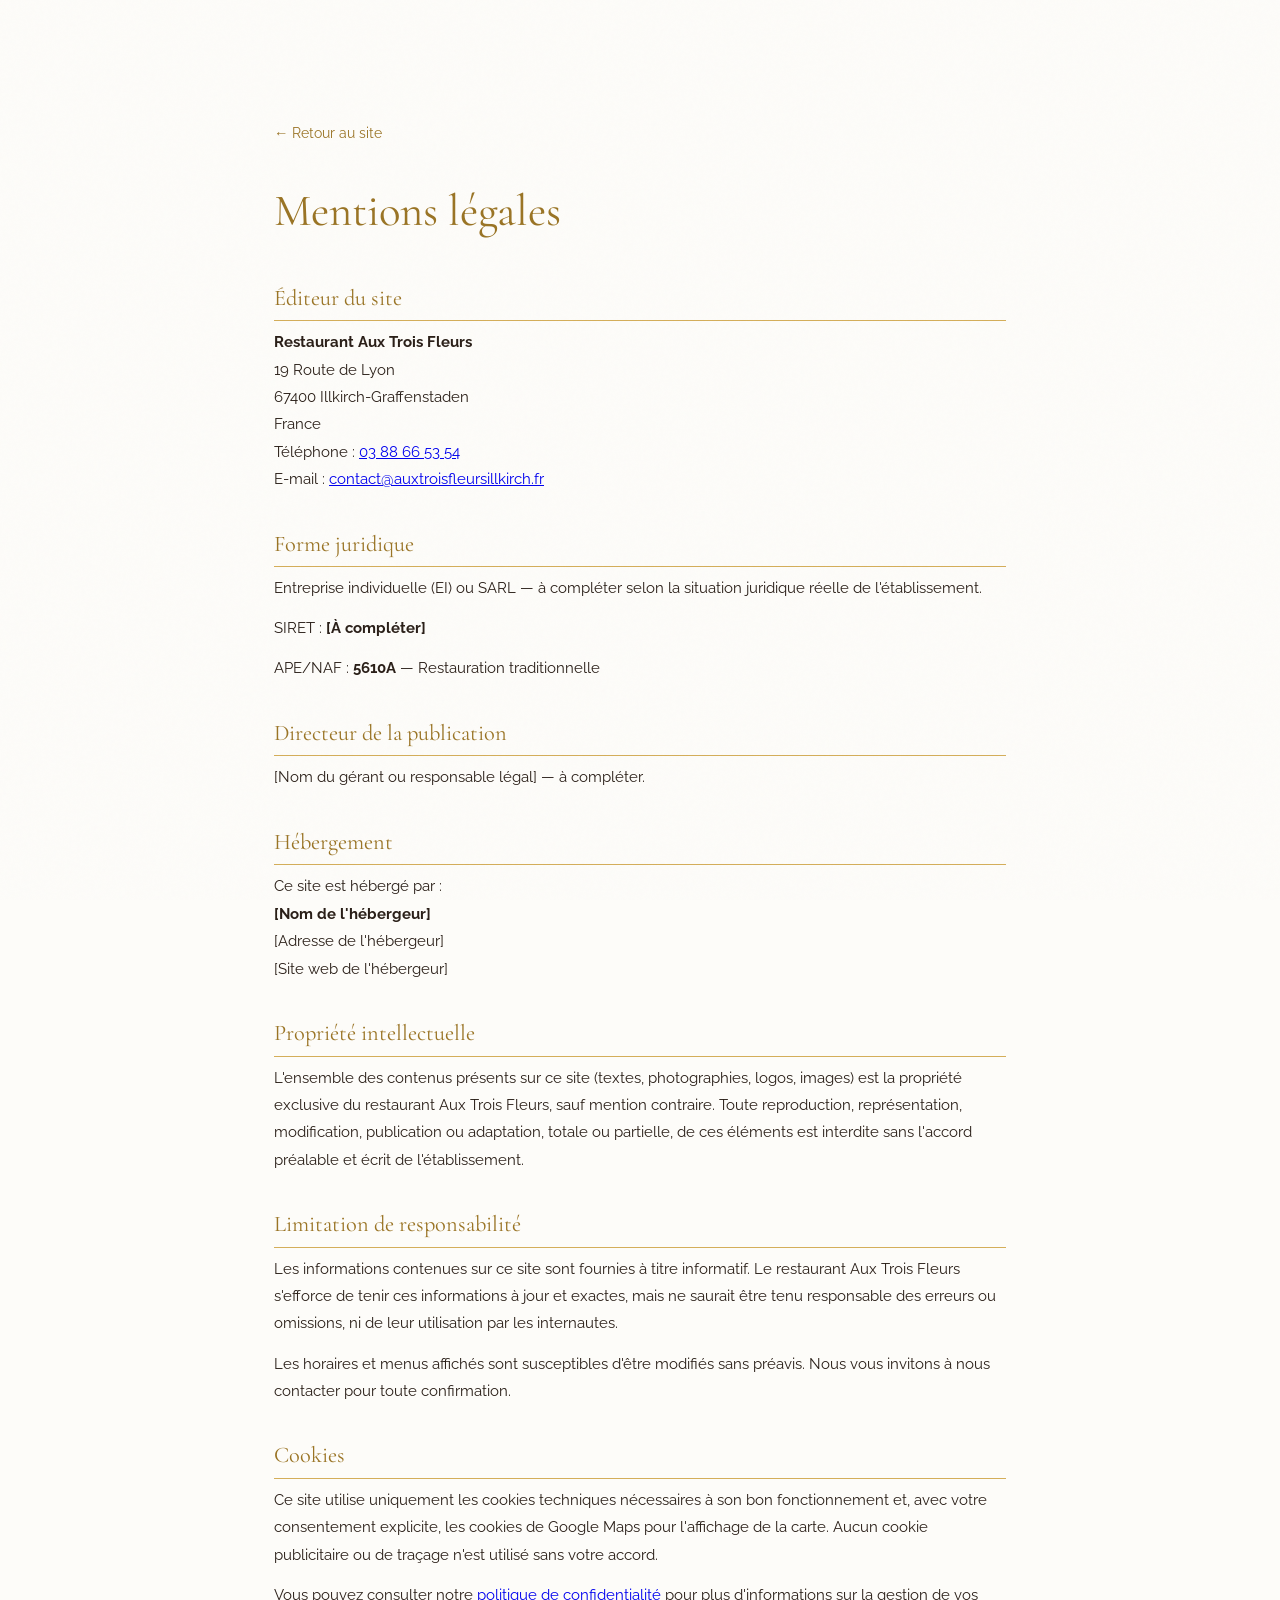
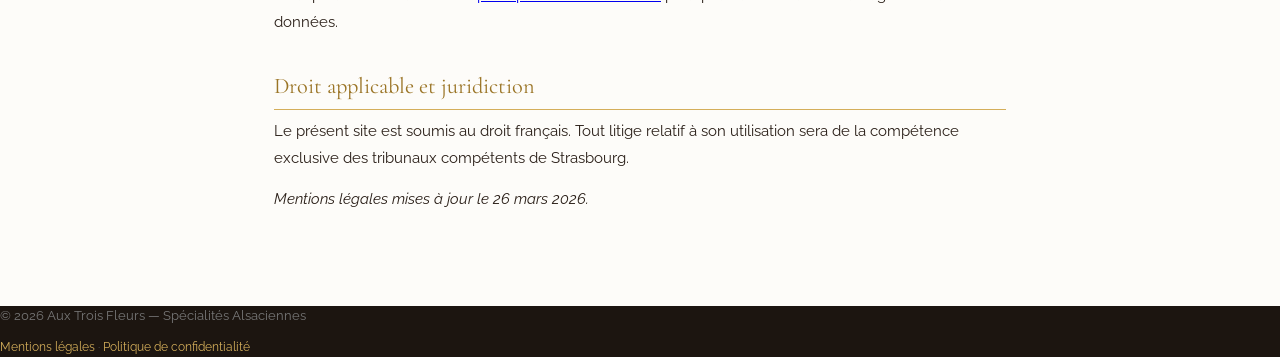
<file: mentions-legales.html>
<!DOCTYPE html>
<html lang="fr">
<head>
  <meta charset="UTF-8">
  <meta name="viewport" content="width=device-width, initial-scale=1.0">
  <title>Mentions légales — Aux Trois Fleurs</title>
  <meta name="description" content="Mentions légales du restaurant Aux Trois Fleurs à Illkirch-Graffenstaden.">
  <meta name="robots" content="noindex, follow">
  <link rel="preconnect" href="https://fonts.googleapis.com">
  <link rel="preconnect" href="https://fonts.gstatic.com" crossorigin>
  <link href="https://fonts.googleapis.com/css2?family=Cormorant+Garamond:ital,wght@0,400;0,600;1,400&family=Raleway:wght@400;500;600&display=swap" rel="stylesheet">
  <link rel="stylesheet" href="assets/css/main.css">
  <link rel="icon" href="assets/images/logo.webp" type="image/webp">
  <style>
    .legal-page { max-width: 780px; margin: 0 auto; padding: 120px 24px 80px; }
    .legal-page h1 { font-family: 'Cormorant Garamond', serif; font-size: clamp(1.8rem, 4vw, 2.8rem); color: var(--gold-dark); margin-bottom: 2rem; }
    .legal-page h2 { font-family: 'Cormorant Garamond', serif; font-size: 1.4rem; color: var(--gold-dark); margin: 2rem 0 0.5rem; border-bottom: 1px solid var(--gold-light); padding-bottom: 0.3rem; }
    .legal-page p, .legal-page address { font-family: 'Raleway', sans-serif; font-size: 0.95rem; line-height: 1.8; color: var(--text-dark); font-style: normal; margin-bottom: 0.8rem; }
    .legal-back { display: inline-block; margin-bottom: 2rem; font-family: 'Raleway', sans-serif; color: var(--gold-dark); text-decoration: none; font-size: 0.9rem; }
    .legal-back:hover { text-decoration: underline; }
  </style>
</head>
<body>
  <a href="#main-content" class="skip-link">Aller au contenu</a>

  <nav id="navbar" aria-label="Navigation principale">
    <div class="nav-inner">
      <a href="index.html" class="nav-logo" aria-label="Aux Trois Fleurs — accueil">
        <img src="assets/images/logo.webp" alt="Logo Aux Trois Fleurs" width="44" height="35" loading="eager">
      </a>
    </div>
  </nav>

  <main id="main-content">
    <div class="legal-page">
      <a href="index.html" class="legal-back">← Retour au site</a>

      <h1>Mentions légales</h1>

      <h2>Éditeur du site</h2>
      <address>
        <strong>Restaurant Aux Trois Fleurs</strong><br>
        19 Route de Lyon<br>
        67400 Illkirch-Graffenstaden<br>
        France<br>
        Téléphone : <a href="tel:0388665354">03 88 66 53 54</a><br>
        E-mail : <a href="mailto:contact@auxtroisfleursillkirch.fr">contact@auxtroisfleursillkirch.fr</a>
      </address>

      <h2>Forme juridique</h2>
      <p>Entreprise individuelle (EI) ou SARL — à compléter selon la situation juridique réelle de l'établissement.</p>
      <p>SIRET : <strong>[À compléter]</strong></p>
      <p>APE/NAF : <strong>5610A</strong> — Restauration traditionnelle</p>

      <h2>Directeur de la publication</h2>
      <p>[Nom du gérant ou responsable légal] — à compléter.</p>

      <h2>Hébergement</h2>
      <p>Ce site est hébergé par :<br>
        <strong>[Nom de l'hébergeur]</strong><br>
        [Adresse de l'hébergeur]<br>
        [Site web de l'hébergeur]
      </p>

      <h2>Propriété intellectuelle</h2>
      <p>L'ensemble des contenus présents sur ce site (textes, photographies, logos, images) est la propriété exclusive du restaurant Aux Trois Fleurs, sauf mention contraire. Toute reproduction, représentation, modification, publication ou adaptation, totale ou partielle, de ces éléments est interdite sans l'accord préalable et écrit de l'établissement.</p>

      <h2>Limitation de responsabilité</h2>
      <p>Les informations contenues sur ce site sont fournies à titre informatif. Le restaurant Aux Trois Fleurs s'efforce de tenir ces informations à jour et exactes, mais ne saurait être tenu responsable des erreurs ou omissions, ni de leur utilisation par les internautes.</p>
      <p>Les horaires et menus affichés sont susceptibles d'être modifiés sans préavis. Nous vous invitons à nous contacter pour toute confirmation.</p>

      <h2>Cookies</h2>
      <p>Ce site utilise uniquement les cookies techniques nécessaires à son bon fonctionnement et, avec votre consentement explicite, les cookies de Google Maps pour l'affichage de la carte. Aucun cookie publicitaire ou de traçage n'est utilisé sans votre accord.</p>
      <p>Vous pouvez consulter notre <a href="politique-de-confidentialite.html">politique de confidentialité</a> pour plus d'informations sur la gestion de vos données.</p>

      <h2>Droit applicable et juridiction</h2>
      <p>Le présent site est soumis au droit français. Tout litige relatif à son utilisation sera de la compétence exclusive des tribunaux compétents de Strasbourg.</p>

      <p><em>Mentions légales mises à jour le 26 mars 2026.</em></p>
    </div>
  </main>

  <footer>
    <p>© 2026 Aux Trois Fleurs — Spécialités Alsaciennes</p>
    <p class="footer-legal-note">
      <a href="mentions-legales.html">Mentions légales</a> ·
      <a href="politique-de-confidentialite.html">Politique de confidentialité</a>
    </p>
  </footer>
</body>
</html>
</file>
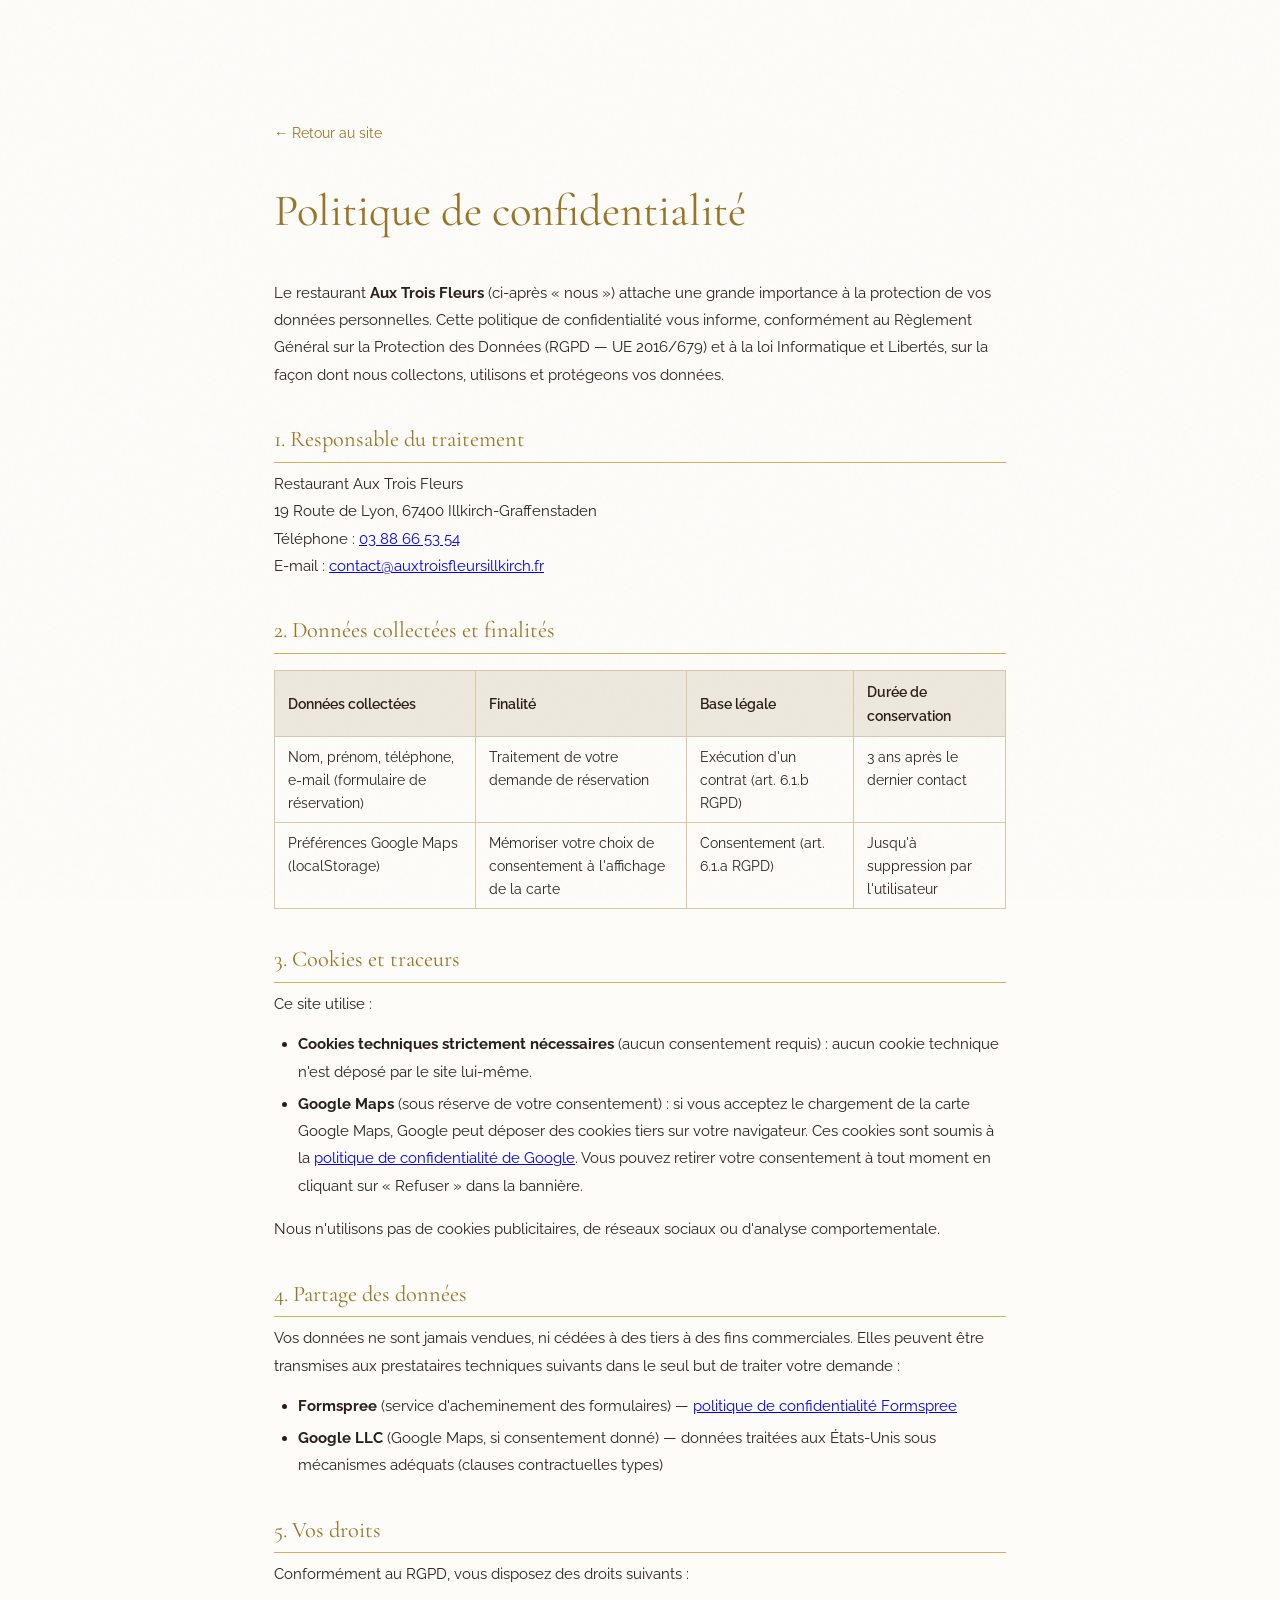
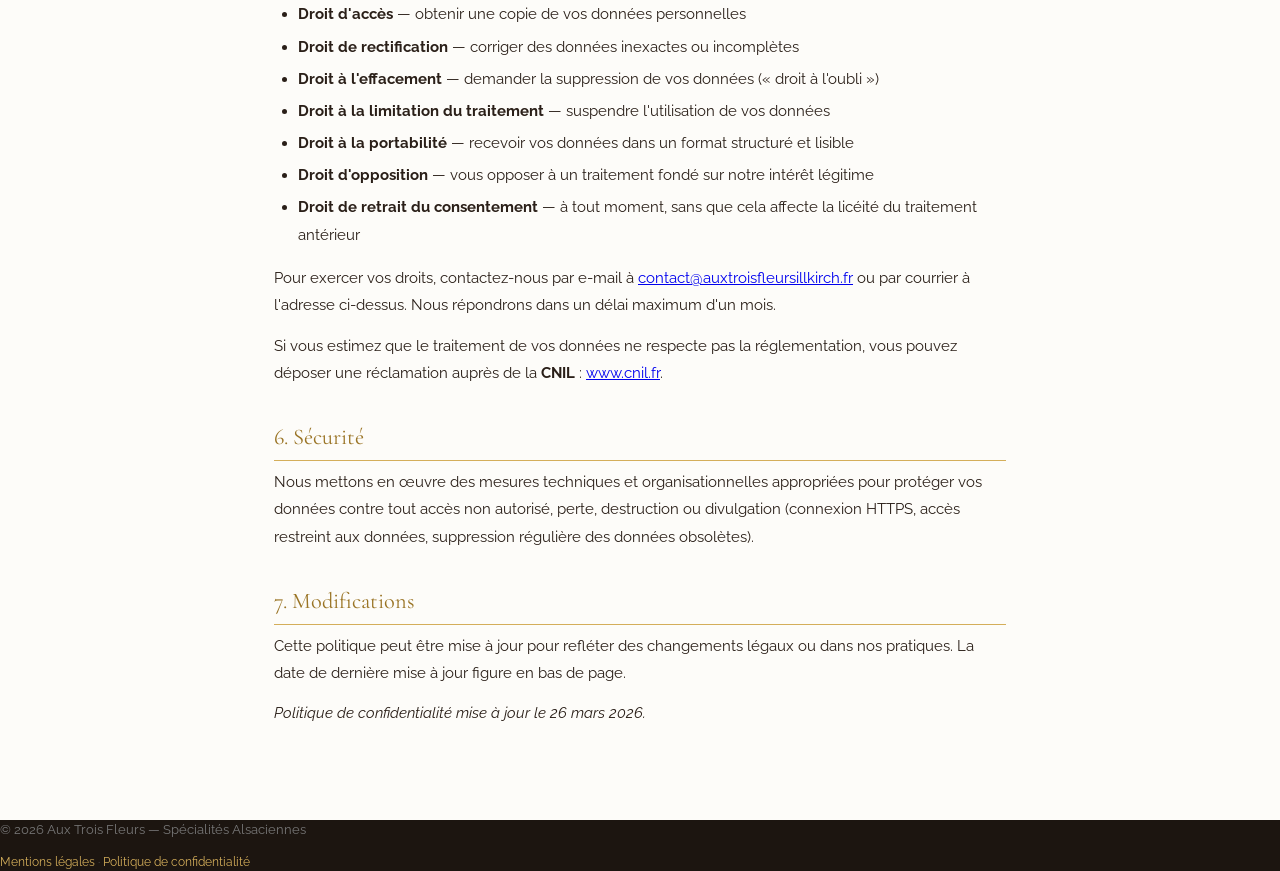
<file: politique-de-confidentialite.html>
<!DOCTYPE html>
<html lang="fr">
<head>
  <meta charset="UTF-8">
  <meta name="viewport" content="width=device-width, initial-scale=1.0">
  <title>Politique de confidentialité — Aux Trois Fleurs</title>
  <meta name="description" content="Politique de confidentialité et protection des données personnelles du restaurant Aux Trois Fleurs.">
  <meta name="robots" content="noindex, follow">
  <link rel="preconnect" href="https://fonts.googleapis.com">
  <link rel="preconnect" href="https://fonts.gstatic.com" crossorigin>
  <link href="https://fonts.googleapis.com/css2?family=Cormorant+Garamond:ital,wght@0,400;0,600;1,400&family=Raleway:wght@400;500;600&display=swap" rel="stylesheet">
  <link rel="stylesheet" href="assets/css/main.css">
  <link rel="icon" href="assets/images/logo.webp" type="image/webp">
  <style>
    .legal-page { max-width: 780px; margin: 0 auto; padding: 120px 24px 80px; }
    .legal-page h1 { font-family: 'Cormorant Garamond', serif; font-size: clamp(1.8rem, 4vw, 2.8rem); color: var(--gold-dark); margin-bottom: 2rem; }
    .legal-page h2 { font-family: 'Cormorant Garamond', serif; font-size: 1.4rem; color: var(--gold-dark); margin: 2rem 0 0.5rem; border-bottom: 1px solid var(--gold-light); padding-bottom: 0.3rem; }
    .legal-page p, .legal-page address { font-family: 'Raleway', sans-serif; font-size: 0.95rem; line-height: 1.8; color: var(--text-dark); font-style: normal; margin-bottom: 0.8rem; }
    .legal-page ul { font-family: 'Raleway', sans-serif; font-size: 0.95rem; line-height: 1.8; color: var(--text-dark); padding-left: 1.5rem; margin-bottom: 1rem; }
    .legal-page li { margin-bottom: 0.3rem; }
    .legal-back { display: inline-block; margin-bottom: 2rem; font-family: 'Raleway', sans-serif; color: var(--gold-dark); text-decoration: none; font-size: 0.9rem; }
    .legal-back:hover { text-decoration: underline; }
    .legal-table { width: 100%; border-collapse: collapse; font-family: 'Raleway', sans-serif; font-size: 0.9rem; margin: 1rem 0 1.5rem; }
    .legal-table th { background: var(--cream-mid, #ede8de); color: var(--text-dark); font-weight: 600; padding: 0.6rem 0.8rem; text-align: left; border: 1px solid #d4c9a8; }
    .legal-table td { padding: 0.5rem 0.8rem; border: 1px solid #d4c9a8; vertical-align: top; }
  </style>
</head>
<body>
  <a href="#main-content" class="skip-link">Aller au contenu</a>

  <nav id="navbar" aria-label="Navigation principale">
    <div class="nav-inner">
      <a href="index.html" class="nav-logo" aria-label="Aux Trois Fleurs — accueil">
        <img src="assets/images/logo.webp" alt="Logo Aux Trois Fleurs" width="44" height="35" loading="eager">
      </a>
    </div>
  </nav>

  <main id="main-content">
    <div class="legal-page">
      <a href="index.html" class="legal-back">← Retour au site</a>

      <h1>Politique de confidentialité</h1>

      <p>Le restaurant <strong>Aux Trois Fleurs</strong> (ci-après « nous ») attache une grande importance à la protection de vos données personnelles. Cette politique de confidentialité vous informe, conformément au Règlement Général sur la Protection des Données (RGPD — UE 2016/679) et à la loi Informatique et Libertés, sur la façon dont nous collectons, utilisons et protégeons vos données.</p>

      <h2>1. Responsable du traitement</h2>
      <address>
        Restaurant Aux Trois Fleurs<br>
        19 Route de Lyon, 67400 Illkirch-Graffenstaden<br>
        Téléphone : <a href="tel:0388665354">03 88 66 53 54</a><br>
        E-mail : <a href="mailto:contact@auxtroisfleursillkirch.fr">contact@auxtroisfleursillkirch.fr</a>
      </address>

      <h2>2. Données collectées et finalités</h2>
      <table class="legal-table">
        <thead>
          <tr>
            <th>Données collectées</th>
            <th>Finalité</th>
            <th>Base légale</th>
            <th>Durée de conservation</th>
          </tr>
        </thead>
        <tbody>
          <tr>
            <td>Nom, prénom, téléphone, e-mail (formulaire de réservation)</td>
            <td>Traitement de votre demande de réservation</td>
            <td>Exécution d'un contrat (art. 6.1.b RGPD)</td>
            <td>3 ans après le dernier contact</td>
          </tr>
          <tr>
            <td>Préférences Google Maps (localStorage)</td>
            <td>Mémoriser votre choix de consentement à l'affichage de la carte</td>
            <td>Consentement (art. 6.1.a RGPD)</td>
            <td>Jusqu'à suppression par l'utilisateur</td>
          </tr>
        </tbody>
      </table>

      <h2>3. Cookies et traceurs</h2>
      <p>Ce site utilise :</p>
      <ul>
        <li><strong>Cookies techniques strictement nécessaires</strong> (aucun consentement requis) : aucun cookie technique n'est déposé par le site lui-même.</li>
        <li><strong>Google Maps</strong> (sous réserve de votre consentement) : si vous acceptez le chargement de la carte Google Maps, Google peut déposer des cookies tiers sur votre navigateur. Ces cookies sont soumis à la <a href="https://policies.google.com/privacy" target="_blank" rel="noopener noreferrer">politique de confidentialité de Google</a>. Vous pouvez retirer votre consentement à tout moment en cliquant sur « Refuser » dans la bannière.</li>
      </ul>
      <p>Nous n'utilisons pas de cookies publicitaires, de réseaux sociaux ou d'analyse comportementale.</p>

      <h2>4. Partage des données</h2>
      <p>Vos données ne sont jamais vendues, ni cédées à des tiers à des fins commerciales. Elles peuvent être transmises aux prestataires techniques suivants dans le seul but de traiter votre demande :</p>
      <ul>
        <li><strong>Formspree</strong> (service d'acheminement des formulaires) — <a href="https://formspree.io/legal/privacy-policy" target="_blank" rel="noopener noreferrer">politique de confidentialité Formspree</a></li>
        <li><strong>Google LLC</strong> (Google Maps, si consentement donné) — données traitées aux États-Unis sous mécanismes adéquats (clauses contractuelles types)</li>
      </ul>

      <h2>5. Vos droits</h2>
      <p>Conformément au RGPD, vous disposez des droits suivants :</p>
      <ul>
        <li><strong>Droit d'accès</strong> — obtenir une copie de vos données personnelles</li>
        <li><strong>Droit de rectification</strong> — corriger des données inexactes ou incomplètes</li>
        <li><strong>Droit à l'effacement</strong> — demander la suppression de vos données (« droit à l'oubli »)</li>
        <li><strong>Droit à la limitation du traitement</strong> — suspendre l'utilisation de vos données</li>
        <li><strong>Droit à la portabilité</strong> — recevoir vos données dans un format structuré et lisible</li>
        <li><strong>Droit d'opposition</strong> — vous opposer à un traitement fondé sur notre intérêt légitime</li>
        <li><strong>Droit de retrait du consentement</strong> — à tout moment, sans que cela affecte la licéité du traitement antérieur</li>
      </ul>
      <p>Pour exercer vos droits, contactez-nous par e-mail à <a href="mailto:contact@auxtroisfleursillkirch.fr">contact@auxtroisfleursillkirch.fr</a> ou par courrier à l'adresse ci-dessus. Nous répondrons dans un délai maximum d'un mois.</p>
      <p>Si vous estimez que le traitement de vos données ne respecte pas la réglementation, vous pouvez déposer une réclamation auprès de la <strong>CNIL</strong> : <a href="https://www.cnil.fr" target="_blank" rel="noopener noreferrer">www.cnil.fr</a>.</p>

      <h2>6. Sécurité</h2>
      <p>Nous mettons en œuvre des mesures techniques et organisationnelles appropriées pour protéger vos données contre tout accès non autorisé, perte, destruction ou divulgation (connexion HTTPS, accès restreint aux données, suppression régulière des données obsolètes).</p>

      <h2>7. Modifications</h2>
      <p>Cette politique peut être mise à jour pour refléter des changements légaux ou dans nos pratiques. La date de dernière mise à jour figure en bas de page.</p>

      <p><em>Politique de confidentialité mise à jour le 26 mars 2026.</em></p>
    </div>
  </main>

  <footer>
    <p>© 2026 Aux Trois Fleurs — Spécialités Alsaciennes</p>
    <p class="footer-legal-note">
      <a href="mentions-legales.html">Mentions légales</a> ·
      <a href="politique-de-confidentialite.html">Politique de confidentialité</a>
    </p>
  </footer>
</body>
</html>
</file>
<file: assets/css/main.css>
*, *::before, *::after { box-sizing: border-box; margin: 0; padding: 0; }


/* ===== SYSTÈME Z-INDEX ===== */
:root {
  --z-base:    0;
  --z-raised:  1;
  --z-overlay: 10;
  --z-nav:     100;
  --z-float:   200;
  --z-modal:   300;
  --z-toast:   400;
  --z-top:     500;
}

:root {
  --cream: #FBF8F2;
  --cream-light: #FDFCF9;
  --cream-dark: #F0EAE0;
  --gold: #C49A3C;
  --gold-light: #D4AE5A;
  --gold-dark: #9A7425;
  --gold-glow: rgba(196,154,60,0.12);
  --charcoal: #1C1510;
  --charcoal-light: #3D3028;
  --text: #2A1F18;
  --text-dark: #2A1F18;
  --text-light: #7A7068;
  --wine: #7B2D3E;
  --wine-light: #9A4558;
}

html { scroll-behavior: smooth; }

body {
  font-family: 'Raleway', sans-serif;
  background: var(--cream-light);
  color: var(--text);
  overflow-x: hidden;
  line-height: 1.6;
}

h1, h2, h3, h4 {
  font-family: 'Cormorant Garamond', serif;
  font-weight: 400;
}

/* ===== SUBTLE TEXTURE OVERLAY ===== */
body::before {
  content: '';
  position: fixed; top: 0; left: 0; width: 100%; height: 100%;
  pointer-events: none; z-index: 9999;
  opacity: 0.018;
  background-image: url("data:image/svg+xml,%3Csvg viewBox='0 0 256 256' xmlns='http://www.w3.org/2000/svg'%3E%3Cfilter id='n'%3E%3CfeTurbulence type='fractalNoise' baseFrequency='0.85' numOctaves='4' stitchTiles='stitch'/%3E%3C/filter%3E%3Crect width='100%25' height='100%25' filter='url(%23n)'/%3E%3C/svg%3E");
}

/* ===== ORNAMENTAL DIVIDERS ===== */
.ornament {
  display: flex; align-items: center; justify-content: center;
  gap: 16px; margin: 16px auto; width: fit-content;
}
.ornament::before, .ornament::after {
  content: '';
  width: 60px; height: 1px;
  background: linear-gradient(90deg, transparent, var(--gold), transparent);
}
.ornament svg {
  width: 20px; height: 20px; fill: var(--gold); opacity: 0.7;
}

/* ===== NAVIGATION ===== */
nav {
  position: fixed; top: 0; left: 0; width: 100%; z-index: var(--z-nav);
  background: rgba(245,240,232,0);
  backdrop-filter: blur(0px);
  transition: all 0.5s cubic-bezier(0.4, 0, 0.2, 1);
  border-bottom: 1px solid transparent;
}
nav.scrolled {
  background: rgba(245,240,232,0.96);
  backdrop-filter: blur(16px);
  box-shadow: 0 2px 40px rgba(0,0,0,0.06);
  border-bottom: 1px solid rgba(184,150,62,0.15);
}
.nav-inner {
  max-width: 1200px; margin: 0 auto;
  display: flex; align-items: center; justify-content: space-between;
  padding: 16px 24px;
  transition: padding 0.4s ease;
}
nav.scrolled .nav-inner { padding: 10px 24px; }
.nav-logo-link { display: flex; align-items: center; }
.nav-logo-link:focus-visible { outline: 2px solid var(--gold); outline-offset: 4px; border-radius: 2px; }
.nav-logo {
  height: 50px;
  transition: all 0.4s ease;
  opacity: 0;
}
nav.scrolled .nav-logo { opacity: 1; }
.nav-links { display: flex; gap: 32px; list-style: none; }
.nav-links a {
  text-decoration: none; color: white;
  font-size: 0.8rem; letter-spacing: 2.5px; text-transform: uppercase;
  font-weight: 500; position: relative; transition: all 0.4s;
  text-shadow: 0 1px 3px rgba(0,0,0,0.3);
}
nav.scrolled .nav-links a {
  color: var(--text); text-shadow: none;
}
.nav-links a::after {
  content: ''; position: absolute; bottom: -4px; left: 50%;
  width: 0; height: 1px; background: var(--gold);
  transition: all 0.4s ease; transform: translateX(-50%);
}
.nav-links a:hover { color: var(--gold); }
.nav-links a:hover::after { width: 100%; }
.nav-cta {
  background: var(--gold); color: white;
  padding: 10px 28px; text-decoration: none;
  font-size: 0.75rem; letter-spacing: 2.5px; text-transform: uppercase;
  font-weight: 500; transition: all 0.4s;
  border: 1px solid var(--gold);
}
.nav-cta:hover {
  background: var(--gold-dark); border-color: var(--gold-dark);
  transform: translateY(-1px);
  box-shadow: 0 4px 15px rgba(184,150,62,0.3);
}
.hamburger {
  display: none; flex-direction: column; gap: 5px;
  background: none; border: none; cursor: pointer; padding: 4px;
}
.hamburger span {
  display: block; width: 24px; height: 1.5px;
  background: white; transition: all 0.3s;
}
nav.scrolled .hamburger span { background: var(--charcoal); }

/* ===== HERO FULLSCREEN ===== */
.hero {
  min-height: 100vh; position: relative;
  display: flex; align-items: center; justify-content: center;
  text-align: center; overflow: hidden;
}
.hero-bg {
  position: absolute; top: 0; left: 0; width: 100%; height: 100%;
  z-index: var(--z-base);
}
.hero-bg img {
  width: 100%; height: 100%;
  object-fit: cover;
  transform: scale(1.1);
  transition: transform 8s ease;
}
.hero.loaded .hero-bg img {
  transform: scale(1);
}
.hero-overlay {
  position: absolute; top: 0; left: 0; width: 100%; height: 100%;
  background: linear-gradient(
    160deg,
    rgba(28,21,16,0.65) 0%,
    rgba(28,21,16,0.35) 50%,
    rgba(28,21,16,0.7) 100%
  );
  z-index: var(--z-raised);
}
.hero-content {
  position: relative; z-index: var(--z-overlay);
  max-width: 700px; padding: 0 24px;
}
.hero-logo {
  width: 340px; max-width: 80vw;
  margin-bottom: 24px;
  filter: brightness(1.15) drop-shadow(0 2px 20px rgba(0,0,0,0.3));
  opacity: 0; transform: translateY(40px) scale(0.95);
  animation: heroFadeUp 1.4s cubic-bezier(0.16, 1, 0.3, 1) 0.3s forwards;
}
.hero-tagline {
  font-family: 'Cormorant Garamond', serif;
  font-size: clamp(2.2rem, 5.5vw, 4rem);
  font-style: italic; font-weight: 300;
  color: rgba(255,255,255,0.95);
  margin-bottom: 16px; line-height: 1.2;
  text-shadow: 0 2px 20px rgba(0,0,0,0.4);
  opacity: 0; transform: translateY(30px);
  animation: heroFadeUp 1.2s cubic-bezier(0.16, 1, 0.3, 1) 0.7s forwards;
}
.hero-address {
  font-size: 0.82rem; letter-spacing: 2px;
  color: rgba(255,255,255,0.7); text-transform: uppercase;
  margin-bottom: 40px;
  text-shadow: 0 1px 5px rgba(0,0,0,0.3);
  opacity: 0; transform: translateY(30px);
  animation: heroFadeUp 1.2s cubic-bezier(0.16, 1, 0.3, 1) 0.9s forwards;
}
.hero-cta {
  display: inline-block;
  background: transparent; color: white;
  padding: 17px 56px;
  text-decoration: none; font-size: 0.78rem;
  letter-spacing: 4px; text-transform: uppercase;
  font-weight: 500; transition: all 0.5s cubic-bezier(0.4, 0, 0.2, 1);
  border: 1px solid rgba(255,255,255,0.55);
  opacity: 0; transform: translateY(30px);
  animation: heroFadeUp 1.2s cubic-bezier(0.16, 1, 0.3, 1) 1.1s forwards;
}
.hero-cta:hover {
  background: var(--gold); border-color: var(--gold);
  color: white;
  transform: translateY(-3px);
  box-shadow: 0 8px 40px rgba(196,154,60,0.45);
}
.hero-scroll {
  position: absolute; bottom: 36px; left: 50%;
  transform: translateX(-50%); z-index: var(--z-overlay);
  opacity: 0;
  animation: heroFadeUp 1s ease 1.8s forwards, bounce 2.5s ease-in-out 2.8s infinite;
}
.hero-scroll svg { width: 24px; height: 24px; stroke: rgba(255,255,255,0.6); }

@keyframes heroFadeUp {
  from { opacity: 0; transform: translateY(40px); }
  to { opacity: 1; transform: translateY(0); }
}
@keyframes bounce {
  0%, 100% { transform: translateX(-50%) translateY(0); }
  50% { transform: translateX(-50%) translateY(12px); }
}

/* ===== SECTIONS ===== */
section { padding: 110px 24px; }
.section-header {
  text-align: center;
  margin-bottom: 64px;
}
.section-header h2 {
  font-size: clamp(2.4rem, 5.5vw, 3.8rem);
  color: var(--charcoal);
  margin-bottom: 6px;
  font-weight: 300; letter-spacing: -0.02em;
}
.section-header p {
  color: var(--text-light);
  font-style: italic; font-family: 'Cormorant Garamond', serif;
  font-size: 1.2rem;
}

/* ===== ABOUT ===== */
.about {
  background: var(--charcoal);
  color: var(--cream);
  position: relative; overflow: hidden;
  padding: 120px 24px;
}
.about::before {
  content: '';
  position: absolute; top: 0; left: 0; width: 100%; height: 100%;
  background:
    radial-gradient(ellipse at 20% 50%, rgba(196,154,60,0.06) 0%, transparent 55%),
    radial-gradient(ellipse at 80% 20%, rgba(123,45,62,0.05) 0%, transparent 50%);
  pointer-events: none;
}
.about-inner {
  max-width: 860px; margin: 0 auto; text-align: center; position: relative;
}
.about-eyebrow {
  display: inline-block;
  font-size: 0.72rem; letter-spacing: 4px; text-transform: uppercase;
  color: var(--gold); font-family: 'Raleway', sans-serif; font-weight: 600;
  margin-bottom: 28px;
}
.about-quote {
  font-family: 'Cormorant Garamond', serif;
  font-size: clamp(1.8rem, 4.5vw, 3rem);
  font-style: italic; font-weight: 300;
  color: var(--cream); line-height: 1.3;
  margin: 0 0 48px; padding: 0;
  border: none; quotes: none;
}
.about-quote::before, .about-quote::after { content: none; }
.about-cols {
  display: grid; grid-template-columns: 1fr 1fr; gap: 40px;
  text-align: left; margin-bottom: 64px;
}
.about-cols p {
  color: #C5BEB4; line-height: 1.95;
  font-size: 0.94rem; margin: 0;
}
.about-stats {
  display: flex; align-items: center; justify-content: center;
  gap: 0; flex-wrap: wrap;
}
.about-stat {
  display: flex; flex-direction: column; align-items: center;
  padding: 0 48px;
}
.about-stat-num {
  font-family: 'Cormorant Garamond', serif;
  font-size: clamp(2rem, 4vw, 2.8rem); font-weight: 300;
  color: var(--gold-light); line-height: 1;
}
.about-stat-num sup { font-size: 0.6em; vertical-align: super; }
.about-stat-label {
  font-size: 0.7rem; letter-spacing: 2.5px; text-transform: uppercase;
  color: rgba(255,255,255,0.45); margin-top: 6px;
}
.about-stat-sep {
  width: 1px; height: 44px;
  background: linear-gradient(transparent, rgba(196,154,60,0.35), transparent);
}
@media (max-width: 768px) {
  .about-cols { grid-template-columns: 1fr; gap: 20px; }
  .about-stat { padding: 20px 32px; }
}

/* ===== GALERIE ===== */
.galerie { background: var(--cream); }
.galerie-grid {
  max-width: 1100px; margin: 0 auto;
  display: grid;
  grid-template-columns: repeat(4, 1fr);
  gap: 12px;
}
.galerie-item {
  position: relative; overflow: hidden;
  aspect-ratio: 1; border-radius: 2px;
  cursor: pointer; background: var(--charcoal);
}
.galerie-item img {
  width: 100%; height: 100%; object-fit: cover;
  transition: transform 0.8s cubic-bezier(0.4, 0, 0.2, 1), filter 0.5s;
}
.galerie-item:hover img {
  transform: scale(1.1);
  filter: brightness(0.85);
}
.galerie-item .overlay {
  position: absolute; bottom: 0; left: 0; right: 0;
  padding: 20px 16px;
  background: linear-gradient(transparent, rgba(0,0,0,0.65));
  color: white;
  transform: translateY(10px); opacity: 0;
  transition: all 0.5s cubic-bezier(0.4, 0, 0.2, 1);
  font-family: 'Cormorant Garamond', serif;
  font-style: italic; font-size: 1rem;
}
.galerie-item:hover .overlay { opacity: 1; transform: translateY(0); }

/* LIGHTBOX */
.lightbox {
  position: fixed; top: 0; left: 0; width: 100%; height: 100%;
  background: rgba(20,18,15,0.95); z-index: var(--z-modal);
  display: none; align-items: center; justify-content: center;
  opacity: 0; transition: opacity 0.4s;
  cursor: pointer;
}
.lightbox.active { display: flex; opacity: 1; }
.lightbox img {
  max-width: 85vw; max-height: 85vh;
  object-fit: contain; border-radius: 4px;
  box-shadow: 0 20px 80px rgba(0,0,0,0.5);
  transform: scale(0.9); transition: transform 0.5s cubic-bezier(0.16, 1, 0.3, 1);
}
.lightbox.active img { transform: scale(1); }
.lightbox-close {
  position: absolute; top: 24px; right: 32px;
  color: rgba(255,255,255,0.6); font-size: 2rem;
  cursor: pointer; transition: color 0.3s;
  font-family: 'Raleway', sans-serif; font-weight: 300;
  background: none; border: none; line-height: 1;
}
.lightbox-close:hover { color: white; }
.lightbox-close:focus-visible {
  outline: 2px solid var(--gold); outline-offset: 4px; border-radius: 2px;
}
.lightbox-caption {
  position: absolute; bottom: 40px; left: 50%;
  transform: translateX(-50%);
  color: rgba(255,255,255,0.7);
  font-family: 'Cormorant Garamond', serif;
  font-style: italic; font-size: 1.2rem;
  pointer-events: none; white-space: nowrap;
}
.lightbox-nav {
  position: absolute; top: 50%; transform: translateY(-50%);
  background: none; border: none; color: rgba(255,255,255,0.6);
  font-size: 3.5rem; font-weight: 300; line-height: 1;
  cursor: pointer; padding: 0 20px;
  transition: color 0.2s;
  font-family: 'Raleway', sans-serif;
}
.lightbox-nav:hover { color: white; }
.lightbox-nav:focus-visible { outline: 2px solid var(--gold); outline-offset: 4px; border-radius: 2px; }
.lightbox-prev { left: 0; }
.lightbox-next { right: 0; }

/* ===== MENU ===== */
.menu { background: var(--cream-light); }
.menu-container { max-width: 900px; margin: 0 auto; }
.menu-tabs {
  display: flex; justify-content: center;
  flex-wrap: wrap; gap: 8px;
  margin-bottom: 52px;
}
.menu-tab {
  background: none; border: 1px solid rgba(184,150,62,0.25);
  padding: 11px 26px; cursor: pointer;
  font-family: 'Raleway', sans-serif;
  font-size: 0.75rem; letter-spacing: 2.5px;
  text-transform: uppercase; color: var(--text-light);
  transition: all 0.4s cubic-bezier(0.4, 0, 0.2, 1);
}
.menu-tab:hover {
  border-color: var(--gold);
  color: var(--gold);
  background: var(--gold-glow, rgba(184,150,62,0.15));
}
.menu-tab.active {
  background: var(--gold); color: white;
  border-color: var(--gold);
  box-shadow: 0 4px 15px rgba(184,150,62,0.25);
}
.menu-panel {
  display: none;
  animation: fadePanel 0.5s ease;
}
.menu-panel.active { display: block; }
@keyframes fadePanel {
  from { opacity: 0; transform: translateY(10px); }
  to { opacity: 1; transform: translateY(0); }
}
.menu-category { margin-bottom: 44px; }
.menu-category h3 {
  font-size: 1.7rem; color: var(--wine);
  margin-bottom: 4px; font-weight: 400;
}
.menu-category .cat-note {
  font-size: 0.82rem; color: var(--text-light);
  font-style: italic; margin-bottom: 16px;
  font-family: 'Cormorant Garamond', serif;
}
.menu-item {
  display: flex; justify-content: space-between;
  align-items: baseline; padding: 12px 0;
  border-bottom: 1px solid rgba(184,150,62,0.1);
  transition: background 0.3s;
}
.menu-item:hover { background: rgba(184,150,62,0.03); }
.menu-item-name {
  font-family: 'Cormorant Garamond', serif;
  font-size: 1.1rem; color: var(--charcoal); flex: 1;
}
.menu-item-desc {
  font-size: 0.8rem; color: var(--text-light);
  font-style: italic; display: block;
  font-family: 'Raleway', sans-serif;
}
.menu-item-price {
  font-weight: 600; color: var(--gold-dark);
  white-space: nowrap; margin-left: 20px;
  font-size: 0.95rem;
}
.menu-note {
  text-align: center; margin-top: 32px;
  font-style: italic; color: var(--text-light);
  font-family: 'Cormorant Garamond', serif;
  font-size: 1.05rem;
}


/* ===== ALLERGÈNES ===== */
.allergenes-note {
  max-width: 900px; margin: 40px auto 0;
  padding: 20px 28px;
  border: 1px solid rgba(184,150,62,0.2);
  background: rgba(184,150,62,0.03);
  border-radius: 4px;
  text-align: center;
}
.allergenes-note p {
  font-size: 0.8rem; color: var(--text-light);
  font-style: italic; line-height: 1.8;
}
.allergenes-note strong {
  color: var(--text); font-style: normal;
}
.allergenes-list {
  display: flex; flex-wrap: wrap; justify-content: center;
  gap: 8px; margin-top: 12px;
}
.allergen-tag {
  background: rgba(184,150,62,0.08);
  border: 1px solid rgba(184,150,62,0.2);
  border-radius: 20px; padding: 3px 12px;
  font-size: 0.72rem; color: var(--text-light);
  letter-spacing: 0.5px;
}


/* ===== MICRO-INTERACTIONS MENU ===== */
.menu-item {
  position: relative;
}
.menu-item::before {
  content: '';
  position: absolute; left: -12px; top: 50%;
  transform: translateY(-50%) scaleX(0);
  width: 4px; height: 60%; background: var(--gold);
  transform-origin: left; transition: transform 0.3s cubic-bezier(0.4, 0, 0.2, 1);
  border-radius: 2px; opacity: 0.7;
}
.menu-item:hover::before { transform: translateY(-50%) scaleX(1); }
.menu-item:hover .menu-item-name { color: var(--wine); }
.menu-item:hover .menu-item-price { color: var(--gold); }
.menu-item-name, .menu-item-price { transition: color 0.3s; }

/* Focus visible sur onglets menu pour clavier */
.menu-tab:focus-visible {
  outline: 2px solid var(--gold); outline-offset: 2px;
}

/* ===== MENU ANNIVERSAIRE ===== */
.anniversaire {
  background: var(--charcoal);
  position: relative; overflow: hidden;
}
.anniversaire::before {
  content: '';
  position: absolute; top: 0; left: 0; width: 100%; height: 100%;
  background: radial-gradient(ellipse at center, rgba(184,150,62,0.06) 0%, transparent 70%);
}
.anniv-card {
  max-width: 600px; margin: 0 auto;
  background: rgba(255,255,255,0.03);
  border: 1px solid rgba(184,150,62,0.2);
  padding: 60px 48px;
  text-align: center; position: relative;
}
.anniv-card::before, .anniv-card::after {
  content: '✦';
  position: absolute; color: var(--gold); opacity: 0.3;
  font-size: 1.2rem;
}
.anniv-card::before { top: 16px; left: 20px; }
.anniv-card::after { bottom: 16px; right: 20px; }
.anniv-card h2 {
  font-family: 'Playfair Display', serif;
  font-size: clamp(1.8rem, 4vw, 2.5rem);
  color: var(--gold-light); font-weight: 400;
  font-style: italic; margin-bottom: 8px;
}
.anniv-card .ornament::before, .anniv-card .ornament::after {
  background: linear-gradient(90deg, transparent, var(--gold-light), transparent);
}
.anniv-card .ornament svg { fill: var(--gold-light); }
.anniv-course {
  padding: 16px 0;
  border-bottom: 1px solid rgba(184,150,62,0.1);
}
.anniv-course:last-child { border-bottom: none; }
.anniv-course-name {
  font-family: 'Cormorant Garamond', serif;
  font-size: 1.2rem; color: var(--cream);
  font-style: italic;
}
.anniv-course-desc {
  font-size: 0.82rem; color: #ADADAD;
  margin-top: 4px;
}
.anniv-dots {
  color: var(--gold); opacity: 0.4;
  letter-spacing: 4px; margin: 4px 0;
  font-size: 0.7rem;
}
.anniv-note {
  margin-top: 28px;
  font-family: 'Cormorant Garamond', serif;
  font-style: italic; color: var(--gold-light);
  font-size: 1rem;
}


/* ===== AVIS CLIENTS ===== */
.avis {
  background: var(--charcoal);
  position: relative; overflow: hidden;
}
.avis::before {
  content: '';
  position: absolute; bottom: -30%; left: -10%; width: 50%; height: 160%;
  background: radial-gradient(ellipse, rgba(184,150,62,0.04) 0%, transparent 70%);
  pointer-events: none;
}
.avis-grid {
  max-width: 1100px; margin: 0 auto;
  display: grid; grid-template-columns: repeat(3, 1fr);
  gap: 32px;
}
.avis-card {
  background: rgba(255,255,255,0.025);
  border: 1px solid rgba(196,154,60,0.12);
  padding: 40px 32px;
  border-radius: 2px;
  transition: border-color 0.4s, transform 0.4s, box-shadow 0.4s;
  position: relative;
}
.avis-card:hover {
  border-color: rgba(196,154,60,0.3);
  transform: translateY(-6px);
  box-shadow: 0 20px 60px rgba(0,0,0,0.2);
}
.avis-quote {
  font-family: 'Cormorant Garamond', serif;
  font-size: 4rem; color: var(--gold); opacity: 0.25;
  line-height: 0.6; margin-bottom: 16px;
  display: block; font-style: normal;
}
.avis-text {
  font-family: 'Cormorant Garamond', serif;
  font-style: italic; color: #B5AFA5;
  font-size: 1.05rem; line-height: 1.8;
  margin-bottom: 24px;
}
.avis-stars {
  color: var(--gold); font-size: 0.85rem;
  letter-spacing: 3px; margin-bottom: 12px;
  display: block;
}
.avis-author {
  font-size: 0.8rem; color: var(--cream);
  font-weight: 500; letter-spacing: 1.5px;
  text-transform: uppercase;
}
.avis-source {
  font-size: 0.72rem; color: #9E9E9E;
  margin-top: 2px; display: block;
}
@media (max-width: 768px) {
  .avis-grid { grid-template-columns: 1fr; gap: 20px; }
}
@media (max-width: 480px) {
  .avis-grid { grid-template-columns: 1fr; }
}

/* ===== INFOS ===== */
.infos {
  background: var(--cream-dark);
  position: relative;
}
.infos-grid {
  max-width: 1000px; margin: 0 auto;
  display: grid; grid-template-columns: 1fr 1fr 1fr;
  gap: 48px; text-align: center;
}
.info-block {
  padding: 40px 20px;
  background: var(--cream-light);
  border: 1px solid rgba(196,154,60,0.12);
  border-radius: 2px;
  transition: border-color 0.3s, box-shadow 0.3s;
}
.info-block:hover {
  border-color: rgba(196,154,60,0.3);
  box-shadow: 0 8px 40px rgba(0,0,0,0.05);
}
.info-block h3 {
  font-size: 1.5rem; color: var(--gold-dark);
  margin-bottom: 20px;
}
.info-block p, .info-block a {
  color: var(--text-light); font-size: 0.9rem;
  line-height: 2; text-decoration: none;
}
.info-block a:hover { color: var(--gold); }
.info-block .day {
  display: flex; justify-content: space-between;
  padding: 3px 0; font-size: 0.85rem;
}
.info-block .day span:first-child { color: var(--text); font-weight: 500; }
.info-block .day span:last-child { color: var(--text-light); }
.info-block .closed { color: var(--wine); }
.info-block .phone-link {
  display: inline-block;
  font-size: 1.3rem;
  color: var(--gold-dark);
  font-family: 'Cormorant Garamond', serif;
  transition: color 0.3s;
}
.info-block .phone-link:hover { color: var(--gold); }


/* ===== WHATSAPP BUTTON ===== */
.whatsapp-btn {
  display: inline-flex; align-items: center; gap: 8px;
  background: #25D366; color: white;
  padding: 12px 24px; border-radius: 50px;
  text-decoration: none; font-size: 0.8rem;
  font-weight: 600; transition: all 0.3s;
  margin-top: 16px; letter-spacing: 0.5px;
}
.whatsapp-btn:hover {
  background: #1ebe5d;
  transform: translateY(-2px);
  box-shadow: 0 6px 20px rgba(37,211,102,0.35);
}
.whatsapp-btn svg { flex-shrink: 0; }

/* ===== MAP ===== */
.map-section { padding: 0; }
.map-section iframe {
  width: 100%; height: 380px;
  border: none; filter: grayscale(15%) sepia(8%);
}

/* ===== FOOTER ===== */
footer {
  background: var(--charcoal); color: #777;
  font-size: 0.8rem;
}
footer a { color: var(--gold-light); text-decoration: none; transition: color 0.3s; }
footer a:hover { color: var(--gold); }
.footer-gold-line {
  height: 1px;
  background: linear-gradient(90deg, transparent, var(--gold), transparent);
  opacity: 0.4;
}
.footer-inner {
  max-width: 1100px; margin: 0 auto;
  display: grid; grid-template-columns: 1fr 1.5fr 1fr;
  gap: 48px; align-items: start;
  padding: 64px 24px 48px;
}
.footer-brand { display: flex; flex-direction: column; align-items: flex-start; gap: 12px; }
.footer-brand a { display: inline-block; }
footer .footer-logo { height: 44px; opacity: 0.75; transition: opacity 0.3s; }
footer .footer-logo:hover { opacity: 1; }
.footer-tagline {
  font-family: 'Cormorant Garamond', serif;
  font-style: italic; font-size: 0.95rem; color: #5A5048;
  line-height: 1.5; margin: 0;
}
.footer-nav {
  display: flex; flex-direction: column; gap: 12px; align-items: center;
}
.footer-contact { display: flex; flex-direction: column; gap: 16px; align-items: flex-end; }
.footer-contact address {
  font-style: normal; line-height: 1.9; color: #5A5048; font-size: 0.85rem; text-align: right;
}
.footer-phone {
  font-family: 'Cormorant Garamond', serif;
  font-size: 1.1rem; color: var(--gold-light) !important;
}
.footer-bottom {
  border-top: 1px solid rgba(255,255,255,0.05);
  padding: 20px 24px;
  display: flex; justify-content: space-between; align-items: center;
  max-width: 1100px; margin: 0 auto;
  font-size: 0.75rem; color: #3A3028;
  flex-wrap: wrap; gap: 8px;
}
.footer-bottom a { color: #5A5048 !important; font-size: 0.75rem; }
.footer-bottom a:hover { color: var(--gold) !important; }
@media (max-width: 768px) {
  .footer-inner { grid-template-columns: 1fr; gap: 36px; }
  .footer-brand, .footer-contact { align-items: center; }
  .footer-contact address { text-align: center; }
  .footer-bottom { flex-direction: column; text-align: center; }
}

/* ===== FLOATING PHONE BUTTON ===== */
.floating-btn {
  position: fixed; bottom: 28px; right: 28px;
  z-index: var(--z-float);
  display: flex; align-items: center; gap: 10px;
  background: var(--gold);
  color: white; text-decoration: none;
  padding: 14px 24px; border-radius: 50px;
  font-size: 0.8rem; font-weight: 600;
  letter-spacing: 1px; text-transform: uppercase;
  box-shadow: 0 6px 30px rgba(184,150,62,0.4);
  transition: all 0.4s cubic-bezier(0.4, 0, 0.2, 1);
  animation: floatPulse 3s ease-in-out infinite;
}
.floating-btn:hover {
  transform: translateY(-3px) scale(1.03);
  box-shadow: 0 10px 40px rgba(184,150,62,0.5);
  background: var(--gold-dark);
}
.floating-btn svg { width: 18px; height: 18px; fill: white; }
@keyframes floatPulse {
  0%, 100% { box-shadow: 0 6px 30px rgba(184,150,62,0.4); }
  50% { box-shadow: 0 6px 30px rgba(184,150,62,0.6); }
}


/* ===== CHEF ===== */
.chef {
  background: var(--cream-light);
  position: relative;
}
.chef-grid {
  max-width: 1100px; margin: 0 auto;
  display: grid; grid-template-columns: 1fr 1fr;
  gap: 70px; align-items: center;
}
.chef-img-wrap {
  position: relative;
}
.chef-img-wrap::before {
  content: '';
  position: absolute; top: -16px; left: -16px;
  width: 100%; height: 100%;
  border: 1px solid rgba(184,150,62,0.3);
  z-index: var(--z-base); border-radius: 4px;
  transition: transform 0.4s ease;
}
.chef-img-wrap:hover::before { transform: translate(6px, 6px); }
.chef-img {
  width: 100%; border-radius: 4px;
  box-shadow: 0 20px 60px rgba(0,0,0,0.1);
  position: relative; z-index: var(--z-raised);
  display: block;
}
.chef-text h2 {
  font-size: clamp(1.8rem, 4vw, 2.6rem);
  color: var(--charcoal); margin-bottom: 4px; font-weight: 300;
}
.chef-text .chef-title {
  font-family: 'Cormorant Garamond', serif;
  font-style: italic; color: var(--gold);
  font-size: 1.1rem; margin-bottom: 20px;
  display: block;
}
.chef-text p {
  color: var(--text-light); line-height: 1.9;
  font-size: 0.92rem; margin-bottom: 14px;
}
.chef-signature {
  font-family: 'Playfair Display', serif;
  font-style: italic; font-size: 1.6rem;
  color: var(--gold-dark); margin-top: 24px;
  display: block;
}
@media (max-width: 768px) {
  .chef-grid { grid-template-columns: 1fr; gap: 36px; }
  .chef-img-wrap::before { display: none; }
}

/* ===== REVEAL ANIMATIONS ===== */
.reveal {
  opacity: 0; transform: translateY(40px);
  transition: opacity 1s cubic-bezier(0.16, 1, 0.3, 1), transform 1s cubic-bezier(0.16, 1, 0.3, 1);
}
.reveal.visible { opacity: 1; transform: translateY(0); }
.reveal-left {
  opacity: 0; transform: translateX(-50px);
  transition: opacity 1s cubic-bezier(0.16, 1, 0.3, 1), transform 1s cubic-bezier(0.16, 1, 0.3, 1);
}
.reveal-left.visible { opacity: 1; transform: translateX(0); }
.reveal-right {
  opacity: 0; transform: translateX(50px);
  transition: opacity 1s cubic-bezier(0.16, 1, 0.3, 1), transform 1s cubic-bezier(0.16, 1, 0.3, 1);
}
.reveal-right.visible { opacity: 1; transform: translateX(0); }

/* Staggered gallery items */
.galerie-item:nth-child(1) { transition-delay: 0s; }
.galerie-item:nth-child(2) { transition-delay: 0.15s; }
.galerie-item:nth-child(3) { transition-delay: 0.3s; }
.galerie-item:nth-child(4) { transition-delay: 0.45s; }

/* ===== PARALLAX HELPER ===== */
[data-parallax] {
  will-change: transform;
}

/* ===== RESPONSIVE ===== */
@media (max-width: 768px) {
  .nav-links { display: none; }
  .hamburger { display: flex; }
  .nav-links.open {
    display: flex; flex-direction: column;
    position: absolute; top: 100%; left: 0; width: 100%;
    background: rgba(245,240,232,0.98);
    padding: 24px; gap: 20px;
    border-bottom: 1px solid rgba(184,150,62,0.2);
  }
  .nav-links.open a { color: var(--text) !important; text-shadow: none !important; /* override hero white needed */ }
  .about-grid { grid-template-columns: 1fr; gap: 36px; }
  .galerie-grid { grid-template-columns: 1fr 1fr; }
  .infos-grid { grid-template-columns: 1fr; gap: 24px; }
  .hero-logo { width: 260px; }
  section { padding: 70px 20px; }
  .menu-tabs { gap: 4px; }
  .menu-tab { padding: 8px 14px; font-size: 0.7rem; letter-spacing: 1.5px; }
  .anniv-card { padding: 40px 24px; }
  .floating-btn span { display: none; }
  .floating-btn { padding: 16px; border-radius: 50%; }
}

@media (max-width: 480px) {
  .galerie-grid { grid-template-columns: 1fr; }
  .hero-cta { padding: 14px 32px; font-size: 0.75rem; }
  .section-header h2 { font-size: 1.9rem; }
  .menu-tab { padding: 7px 10px; font-size: 0.65rem; letter-spacing: 1px; }
  .about-text h2 { font-size: 1.8rem; }
  .anniv-card { padding: 32px 16px; }
  .map-section iframe { height: 260px; }
  .nav-inner { padding: 14px 16px; }
  .hero-address { font-size: 0.72rem; letter-spacing: 1.5px; }
}




/* ===== FORMULAIRE RÉSERVATION ===== */
.reservation {
  background: var(--cream-light);
  position: relative;
}
.reservation-container {
  max-width: 680px; margin: 0 auto;
}
.reservation-intro {
  text-align: center; margin-bottom: 40px;
}
.reservation-intro p {
  color: var(--text-light); font-size: 0.92rem; line-height: 1.8;
}
.resa-form {
  display: grid; grid-template-columns: 1fr 1fr;
  gap: 20px;
}
.resa-form .full { grid-column: 1 / -1; }
.resa-field {
  display: flex; flex-direction: column; gap: 6px;
}
.resa-field label {
  font-size: 0.75rem; letter-spacing: 2px;
  text-transform: uppercase; color: var(--text-light);
  font-weight: 500;
}
.resa-field input,
.resa-field select,
.resa-field textarea {
  padding: 12px 16px;
  border: 1px solid rgba(184,150,62,0.25);
  background: white; color: var(--text);
  font-family: 'Raleway', sans-serif;
  font-size: 0.9rem;
  border-radius: 2px;
  transition: border-color 0.3s, box-shadow 0.3s;
  outline: none;
  -webkit-appearance: none;
}
.resa-field input:focus,
.resa-field select:focus,
.resa-field textarea:focus {
  border-color: var(--gold);
  box-shadow: 0 0 0 3px rgba(184,150,62,0.1);
}
.resa-field textarea { resize: vertical; min-height: 100px; }
.resa-submit {
  grid-column: 1 / -1;
  background: var(--gold); color: white;
  border: none; padding: 16px 40px;
  font-family: 'Raleway', sans-serif;
  font-size: 0.8rem; letter-spacing: 3px;
  text-transform: uppercase; font-weight: 600;
  cursor: pointer; transition: all 0.4s;
  border-radius: 2px; width: 100%;
}
.resa-submit:hover {
  background: var(--gold-dark);
  transform: translateY(-2px);
  box-shadow: 0 6px 20px rgba(184,150,62,0.3);
}
.resa-submit:focus-visible {
  outline: 2px solid var(--gold-dark); outline-offset: 3px;
}
.resa-note {
  text-align: center; margin-top: 16px;
  font-size: 0.78rem; color: var(--text-light);
  font-style: italic;
  grid-column: 1 / -1;
}
.resa-success {
  display: none; text-align: center; padding: 24px;
  background: rgba(37,210,102,0.08);
  border: 1px solid rgba(37,210,102,0.25);
  border-radius: 4px; color: #1a9e52;
  font-family: 'Cormorant Garamond', serif;
  font-size: 1.2rem; font-style: italic;
}
@media (max-width: 600px) {
  .resa-form { grid-template-columns: 1fr; }
  .resa-form .full { grid-column: 1; }
  .resa-submit { grid-column: 1; }
  .resa-note { grid-column: 1; }
}

/* ===== STATUT HORAIRES DYNAMIQUE ===== */
.statut-badge {
  display: inline-flex; align-items: center; gap: 6px;
  padding: 5px 14px; border-radius: 20px;
  font-size: 0.75rem; font-weight: 600;
  letter-spacing: 1px; margin-bottom: 18px;
  text-transform: uppercase;
}
.statut-badge.ouvert {
  background: rgba(37,210,102,0.12);
  color: #1a9e52; border: 1px solid rgba(37,210,102,0.3);
}
.statut-badge.ferme {
  background: rgba(107,45,62,0.1);
  color: var(--wine); border: 1px solid rgba(107,45,62,0.2);
}
.statut-badge::before {
  content: ''; width: 7px; height: 7px;
  border-radius: 50%; background: currentColor;
}
.day.today > span:first-child {
  color: var(--gold-dark); font-weight: 700;
}

/* ===== FOOTER NAV LINKS ===== */
.footer-nav-link {
  color: #9E9E9E; text-decoration: none;
  font-size: 0.78rem; letter-spacing: 1.5px;
  text-transform: uppercase; transition: color 0.3s;
}
.footer-nav-link:hover { color: var(--gold); }

/* ===== SKIP NAVIGATION (accessibilité clavier) ===== */
.skip-link {
  position: absolute; top: -100px; left: 16px; z-index: var(--z-toast);
  background: var(--gold); color: white;
  padding: 10px 20px; text-decoration: none;
  font-size: 0.85rem; font-weight: 600;
  border-radius: 0 0 4px 4px;
  transition: top 0.3s;
}
.skip-link:focus { top: 0; }

/* ===== PREFERS-REDUCED-MOTION (accessibilité / épilepsie) ===== */
@media (prefers-reduced-motion: reduce) {
  html { scroll-behavior: auto !important; }
  *, *::before, *::after {
    animation-duration: 0.01ms !important;
    animation-iteration-count: 1 !important;
    transition-duration: 0.01ms !important;
    scroll-behavior: auto !important;
  -webkit-overflow-scrolling: auto !important;
  }
  .hero-bg img { transform: none !important; }
  [data-parallax] { transform: none !important; }
  .reveal, .reveal-left, .reveal-right {
    opacity: 1 !important;
    transform: none !important;
    transition: none !important;
  }
}

/* ===== PRINT CSS ===== */
@media print {
  nav, .floating-btn, .map-section, .hero-scroll,
  .lightbox, .whatsapp-btn, footer .footer-icons,
  .avis, .chef-img-wrap::before { display: none !important; }

  .hero { min-height: auto; page-break-after: always; }
  .hero-bg, .hero-overlay { display: none; }
  .hero-content { color: var(--charcoal) !important; padding: 40px 0; }
  .hero-tagline { color: var(--charcoal) !important; text-shadow: none; }
  .hero-address { color: var(--text-light) !important; text-shadow: none; }
  .hero-cta { display: none; }

  body { background: white !important; color: black !important; }
  section { padding: 20px 0 !important; page-break-inside: avoid; }
  .about { background: white !important; color: black !important; }
  .about-text p, .about-text h2 { color: black !important; }
  .menu { background: white !important; }
  .menu-panel { display: block !important; }
  .menu-tabs { display: none !important; }
  .menu-category { page-break-inside: avoid; }
  .menu-item { border-bottom: 1px solid #ddd !important; }
  .allergenes-note { border: 1px solid #ddd !important; background: white !important; }
  .anniversaire { background: white !important; }
  .anniv-card { border: 1px solid #ddd !important; background: white !important; color: black !important; }
  .anniv-course-name { color: black !important; }
  .infos { background: white !important; }
  footer { background: white !important; color: black !important; }
  footer a { color: black !important; }

  @page { margin: 1.5cm; }
}

/* ===== RGPD COOKIE BANNER ===== */
#rgpd-banner {
  position: fixed; bottom: 0; left: 0; right: 0;
  z-index: var(--z-top);
  background: var(--charcoal);
  border-top: 1px solid rgba(184,150,62,0.3);
  padding: 20px 32px;
  display: flex; flex-wrap: wrap;
  align-items: center; justify-content: space-between;
  gap: 16px;
  box-shadow: 0 -4px 30px rgba(0,0,0,0.2);
  transform: translateY(100%);
  transition: transform 0.5s cubic-bezier(0.16, 1, 0.3, 1);
}
#rgpd-banner.visible { transform: translateY(0); }
#rgpd-banner p {
  color: #C8C2B8; font-size: 0.82rem; line-height: 1.7;
  flex: 1; min-width: 260px; margin: 0;
}
#rgpd-banner a { color: var(--gold); text-decoration: underline; }
.rgpd-actions { display: flex; gap: 12px; flex-shrink: 0; }
.rgpd-btn {
  padding: 10px 22px; border-radius: 2px;
  font-family: 'Raleway', sans-serif;
  font-size: 0.75rem; letter-spacing: 2px;
  text-transform: uppercase; font-weight: 600;
  cursor: pointer; border: none; transition: all 0.3s;
}
.rgpd-btn-accept {
  background: var(--gold); color: white;
}
.rgpd-btn-accept:hover { background: var(--gold-dark); }
.rgpd-btn-refuse {
  background: transparent; color: #777;
  border: 1px solid #444;
}
.rgpd-btn-refuse:hover { color: white; border-color: #777; }

/* Map placeholder quand non consenti */
.map-placeholder {
  display: none;
  width: 100%; height: 380px;
  background: var(--charcoal);
  align-items: center; justify-content: center;
  flex-direction: column; gap: 16px;
  color: #777; text-align: center;
}
.map-placeholder.visible { display: flex; }
.map-placeholder p { font-size: 0.85rem; line-height: 1.7; }
.map-placeholder .btn-consent {
  background: var(--gold); color: white;
  border: none; padding: 12px 28px;
  font-family: 'Raleway', sans-serif;
  font-size: 0.78rem; letter-spacing: 2px;
  text-transform: uppercase; cursor: pointer;
  border-radius: 2px; transition: all 0.3s;
}
.map-placeholder .btn-consent:hover { background: var(--gold-dark); }
@media (max-width: 600px) {
  #rgpd-banner { padding: 16px 20px; }
  .rgpd-actions { width: 100%; }
  .rgpd-btn { flex: 1; text-align: center; }
  .map-placeholder { height: 200px; }
}

/* ===== DARK MODE (prefers-color-scheme) ===== */
@media (prefers-color-scheme: dark) {
  :root {
    --cream: #1E1A16;
    --cream-light: #161210;
    --cream-dark: #252018;
    --charcoal: #F0EBE3;
    --charcoal-light: #D4CFC9;
    --text: #E8E2D9;
    --text-dark: #E8E2D9;
    --text-light: #A09890;
    --gold: #C9A84C;
    --gold-light: #D4B96A;
    --gold-dark: #B8963E;
    --gold-glow: rgba(201,168,76,0.12);
  }

  body { background: #161210; color: #E8E2D9; }

  nav.scrolled {
    background: rgba(22,18,16,0.96);
    border-bottom-color: rgba(201,168,76,0.15);
  }

  .about { background: #0E0C0A; }
  .galerie { background: #161210; }
  .menu { background: #1A1614; }
  .infos { background: #0E0C0A; }
  .reservation { background: #161210; }

  .menu-item { border-bottom-color: rgba(201,168,76,0.1); }
  .menu-item:hover { background: rgba(201,168,76,0.05); }
  .menu-item-name { color: #E8E2D9; }

  .info-block .day span:first-child { color: #E8E2D9; }
  .info-block .day span:last-child { color: #A09890; }

  .resa-field input,
  .resa-field select,
  .resa-field textarea {
    background: #252018;
    border-color: rgba(201,168,76,0.2);
    color: #E8E2D9;
  }

  .resa-field input:focus,
  .resa-field select,
  .resa-field textarea:focus {
    border-color: var(--gold);
  }

  .allergenes-note {
    background: rgba(201,168,76,0.04);
    border-color: rgba(201,168,76,0.15);
  }

  .allergen-tag {
    background: rgba(201,168,76,0.06);
    border-color: rgba(201,168,76,0.15);
    color: #A09890;
  }

  footer { background: #0A0806; }

  .avis-card { background: rgba(255,255,255,0.02); }

  #rgpd-banner { background: #0E0C0A; }
}


/* ===== CLASSES UTILITAIRES (remplacement inline styles) ===== */
.section-header--light h2,
.section-header--light p { color: var(--cream); }
.section-header--light p { color: rgba(245,240,232,0.6); }

.ornament--left { justify-content: flex-start; margin-bottom: 20px; }
.ornament--left::before { display: none; }

.link-gold { color: var(--gold-dark); text-decoration: underline; }
.link-gold:hover { color: var(--gold); }

.resa-hint {
  margin-top: 8px; font-style: italic;
  color: #999; font-size: 0.85rem;
}

.map-iframe-el {
  display: none; width: 100%; height: 380px;
  border: none; filter: grayscale(15%) sepia(8%);
}

.footer-nav {
  display: flex; gap: 24px; justify-content: center;
  flex-wrap: wrap; margin-bottom: 24px;
}
.footer-icons {
  display: flex; gap: 20px; justify-content: center;
  margin-bottom: 24px; align-items: center;
}
.footer-icon-link {
  text-decoration: none; transition: opacity 0.3s;
  display: flex; align-items: center;
}
.footer-icon-link:hover { opacity: 0.7; }
.footer-icon-link--gold { color: var(--gold); }
.footer-icon-link--whatsapp { color: #25D366; }
.footer-address { margin-top: 4px; }
.footer-legal-note { margin-top: 12px; font-size: 0.72rem; color: #555; }
.chef-photo-placeholder {
  color: var(--gold); font-family: 'Cormorant Garamond', serif;
  font-style: italic; font-size: 0.9rem; opacity: 0.6;
}
</file>
